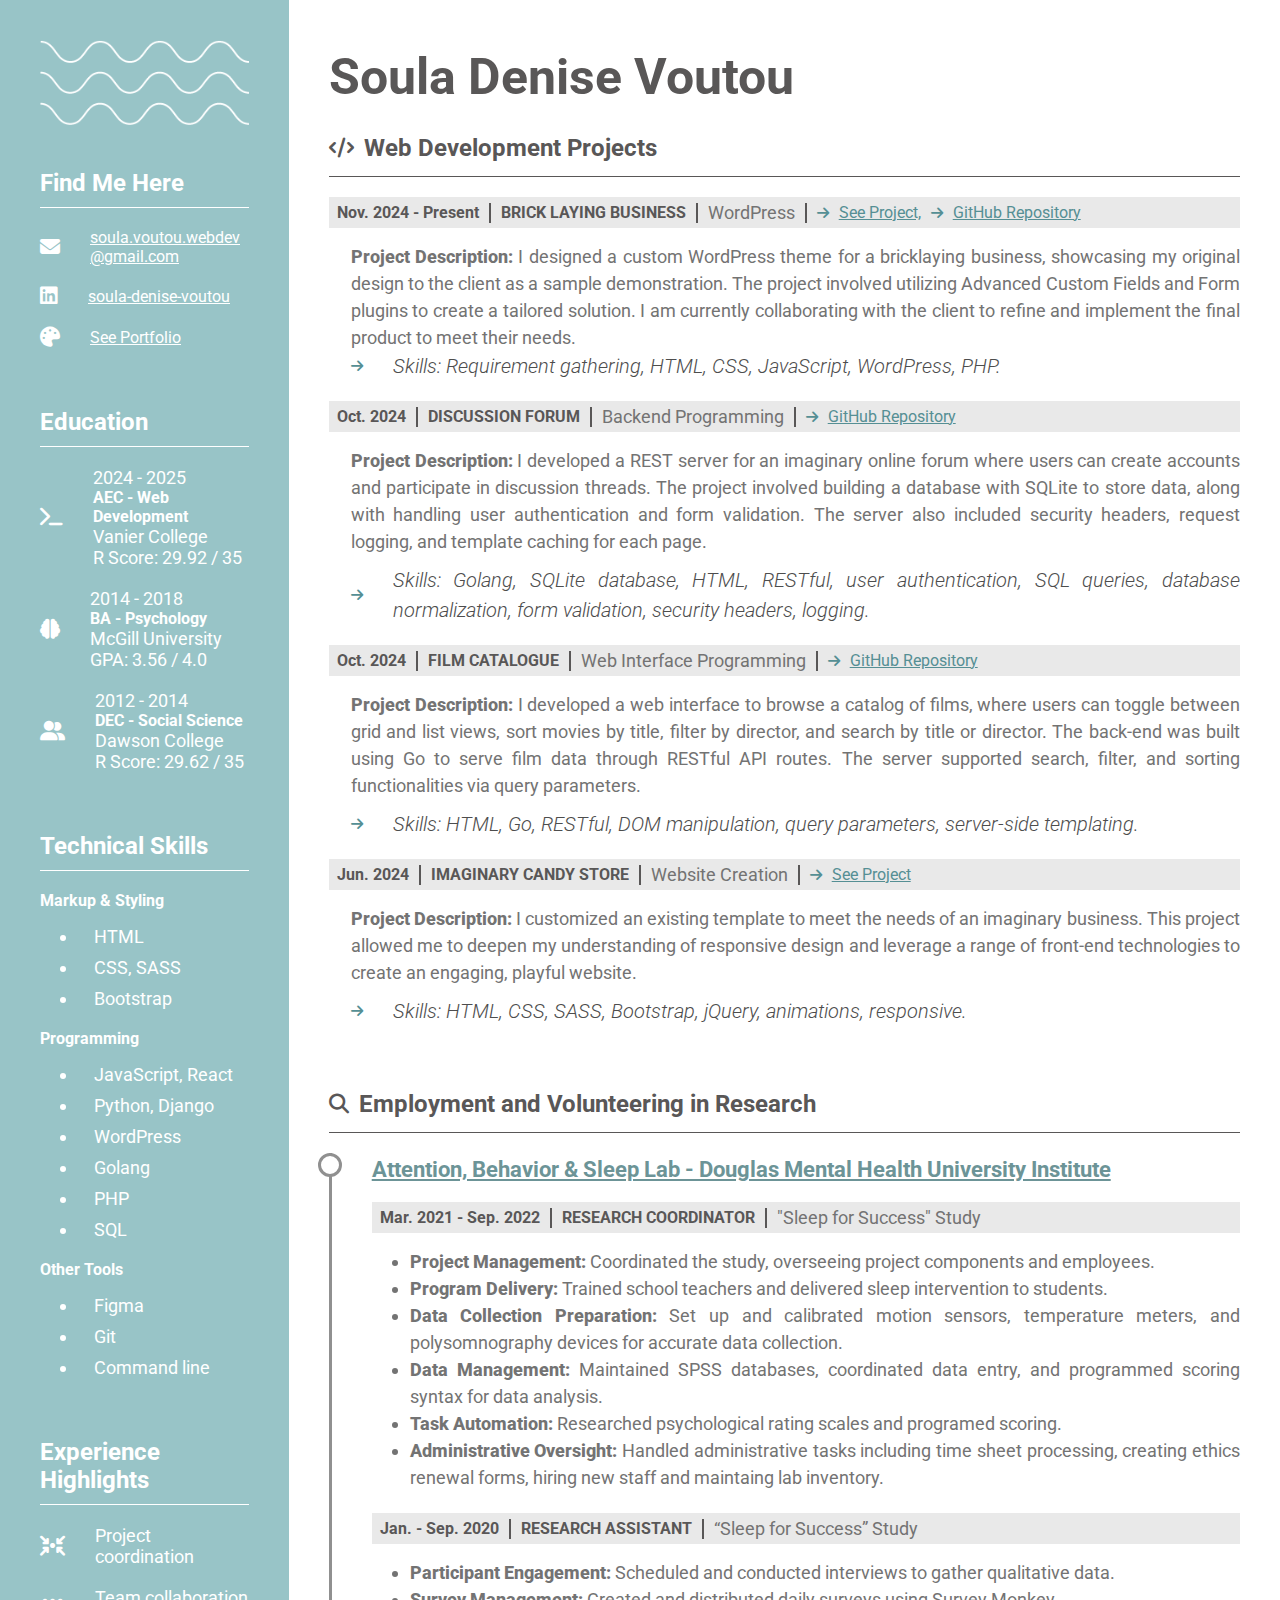
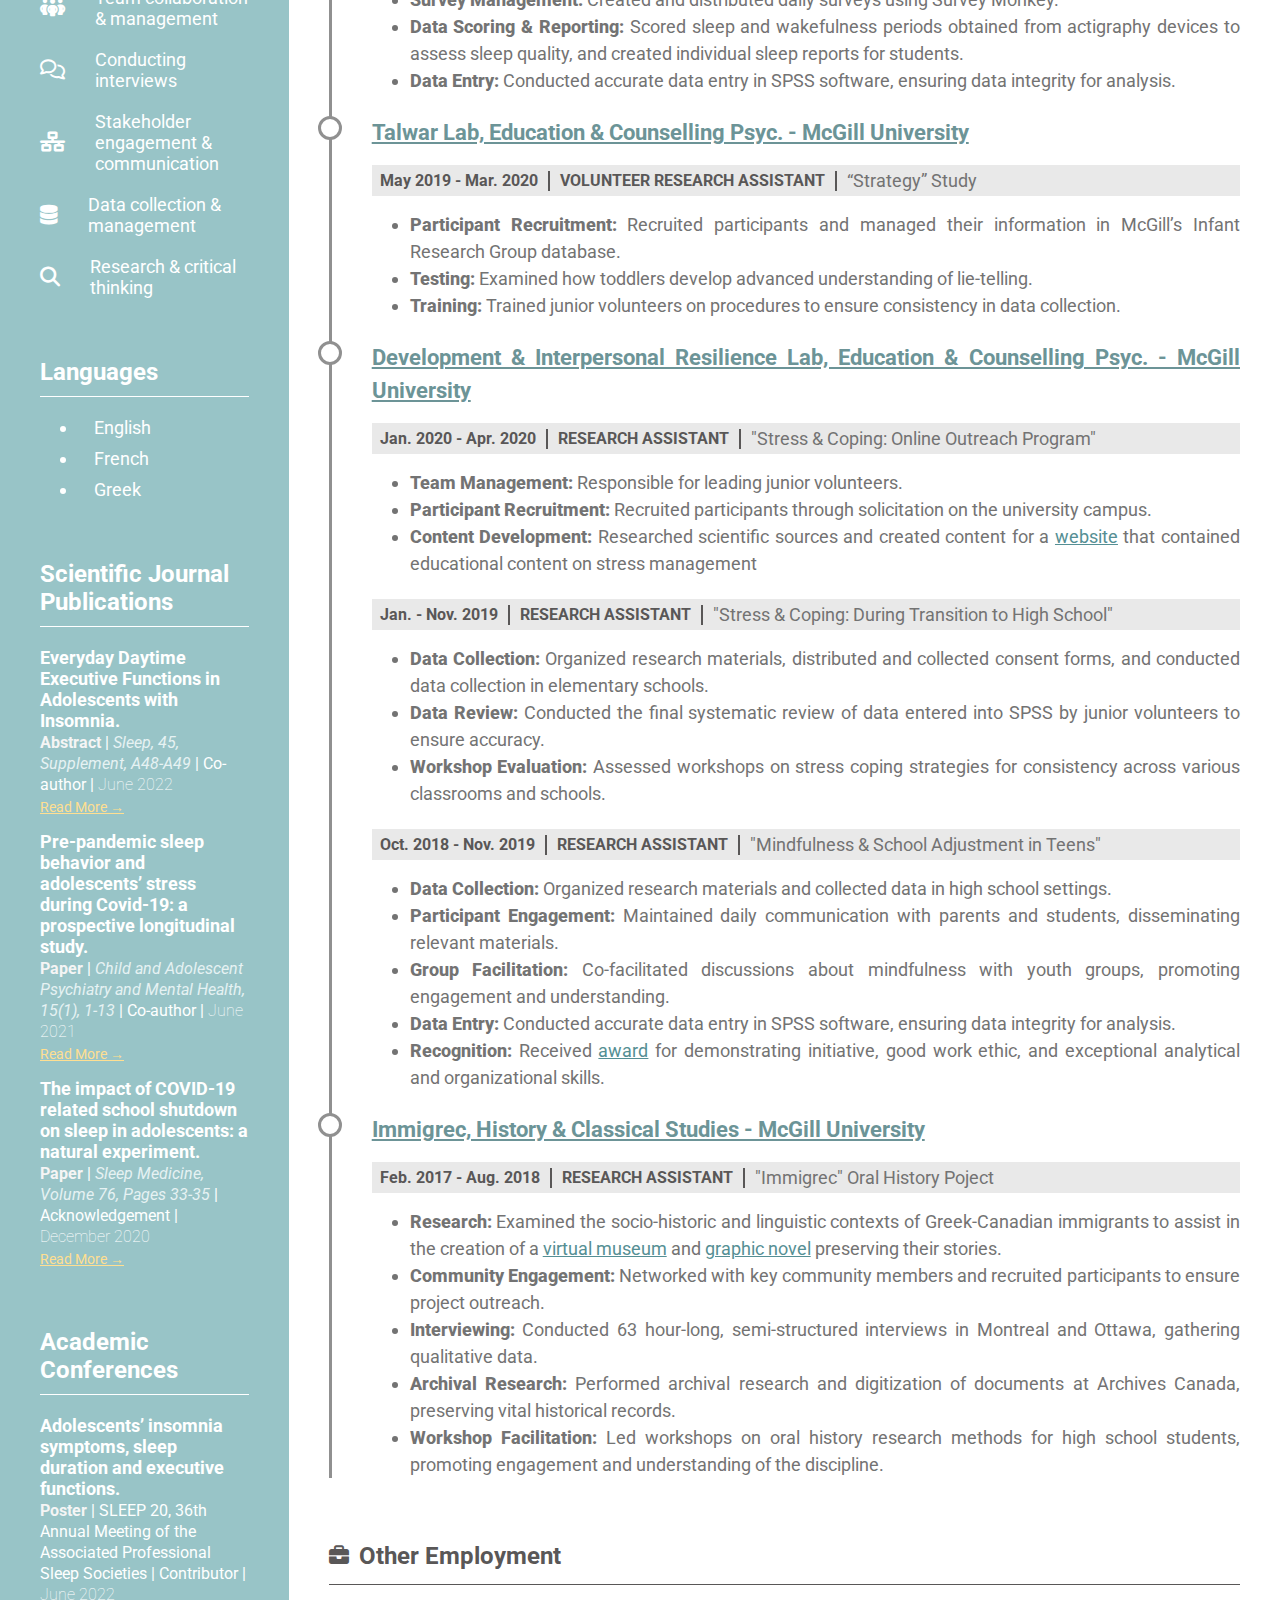
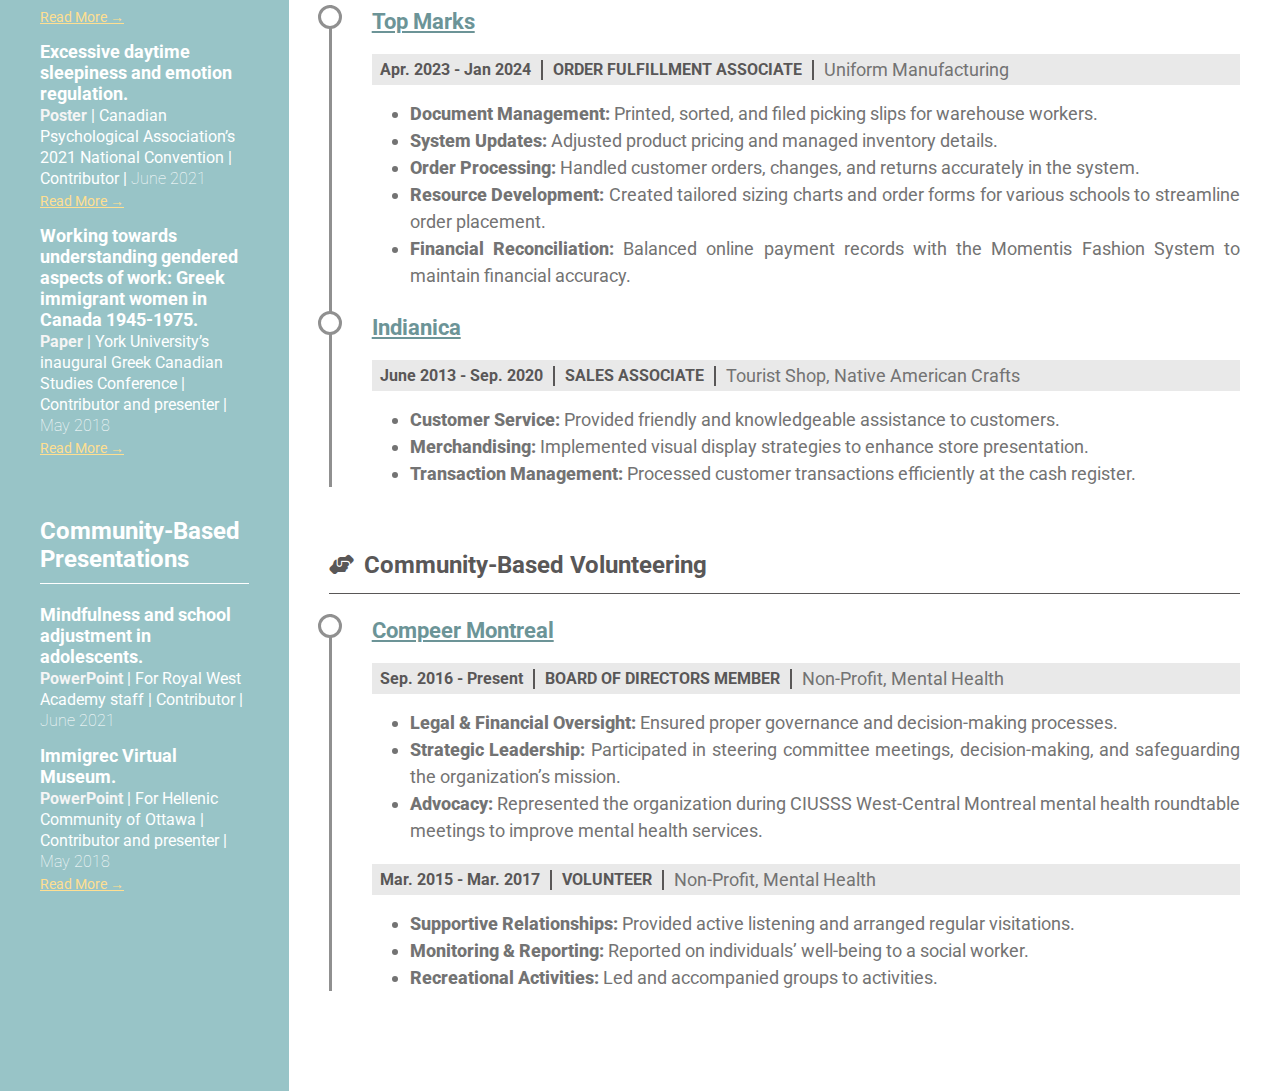
<file: cv/index.html>
<!DOCTYPE html>

<head> 
	<link rel="stylesheet" type="text/css" href="style.css">

	<link rel="preconnect" href="https://fonts.googleapis.com">
	<link rel="preconnect" href="https://fonts.gstatic.com" crossorigin>
	<link href="https://fonts.googleapis.com/css2?family=Roboto:ital,wght@0,100;0,300;0,400;0,500;0,700;0,900;1,100;1,300;1,400;1,500;1,700;1,900&display=swap" rel="stylesheet">

	<!-- FONT AWESOME -->
	<link rel="stylesheet" href="https://cdnjs.cloudflare.com/ajax/libs/font-awesome/6.7.2/css/all.min.css" integrity="sha512-Evv84Mr4kqVGRNSgIGL/F/aIDqQb7xQ2vcrdIwxfjThSH8CSR7PBEakCr51Ck+w+/U6swU2Im1vVX0SVk9ABhg==" crossorigin="anonymous" referrerpolicy="no-referrer" />

</head>

<body>

	<div class="page-parent-flex">
		
		<div class="page-left-side">

			<section class="contact">
				<div class="container">
					<img src="wave.png" class="img-decoration">
					<div class="header">
						<h2>Find Me Here</h2>
					</div>
					<hr>
					<div class="sub-parent-flex">
						<div class="icon-holder">
							<i class="fa-solid fa-envelope"></i>
						</div>
						<div class="text-holder">
							<a href="mailto:soula.voutou.webdev@gmail.com" target="_blank">soula.voutou.webdev<br>@gmail.com</a>
						</div>
					</div>
					<div class="sub-parent-flex">
						<div class="icon-holder">
							<i class="fa-brands fa-linkedin"></i>
						</div>
						<div class="text-holder">
							<a href="https://www.linkedin.com/in/soula-denise-voutou/" target="_blank">soula-denise-voutou</a>
						</div>
					</div>
					<div class="sub-parent-flex">
						<div class="icon-holder">
							<i class="fa-solid fa-palette"></i>
						</div>
						<div class="text-holder">
							<a href="https://dionysia166.github.io/Portfolio/" target="_blank">See Portfolio</a>
						</div>
					</div>
				</div>
			</section>

			<section class="education">
				<div class="container">
					<div class="header">
						<h2>Education</h2>
					</div>
					<hr>
					<div class="sub-parent-flex">
						<div class="icon-holder">
							<i class="fa-solid fa-terminal"></i>
						</div>
						<div class="text-holder">
							<p>2024 - 2025</p>
							<h5>AEC - Web Development</h5>
							<p>Vanier College</p>
							<p>R Score: 29.92 / 35</p>
						</div>
					</div>
					<div class="sub-parent-flex">
						<div class="icon-holder">
							<i class="fa-solid fa-brain"></i>
						</div>
						<div class="text-holder">
							<p>2014 - 2018</p>
							<h5>BA - Psychology</h5>
							<p>McGill University</p>
							<p>GPA: 3.56 / 4.0</p>
						</div>
					</div>
					<div class="sub-parent-flex">
						<div class="icon-holder">
							<i class="fa-solid fa-user-group"></i>
						</div>
						<div class="text-holder">
							<p>2012 - 2014</p>
							<h5>DEC - Social Science</h5>
							<p>Dawson College</p>
							<p>R Score: 29.62 / 35</p>
						</div>
					</div>
				</div>
			</section>

			<section class="technical">
				<div class="container">
					<div class="header">
						<h2>Technical Skills</h2>
					</div>
					<hr>
					
					<h3>Markup & Styling</h3>
					<ul>
						<li>HTML</li>
						<li>CSS, SASS</li>
						<li>Bootstrap</li>
					</ul>
			
					<h3>Programming</h3>
					<ul>
						<li>JavaScript, React</li>
						<li>Python, Django</li>
						<li>WordPress</li>
						<li>Golang</li>
						<li>PHP</li>
						<li>SQL</li>
					</ul>
					<h3>Other Tools</h3>
					<ul>
						<li>Figma</li>
						<li>Git</li>
						<li>Command line</li>
					</ul>
				</div>
			</section>

			<section class="experience page-break-media">
				<div class="container">
					<div class="header">
						<h2>Experience Highlights</h2>
					</div>
					<hr>
					<div class="sub-parent-flex">
						<div class="icon-holder">
							<i class="fa-solid fa-arrows-to-circle"></i>
						</div>
						<div class="text-holder">
							<p>Project coordination</p>
						</div>
					</div>
					<div class="sub-parent-flex">
						<div class="icon-holder">
							<i class="fa-solid fa-people-group"></i>
						</div>
						<div class="text-holder">
							<p>Team collaboration & management</p>
						</div>
					</div>
					<div class="sub-parent-flex">
						<div class="icon-holder">
							<i class="fa-regular fa-comments"></i>
						</div>
						<div class="text-holder">
							<p>Conducting interviews</p>
						</div>
					</div>
					<div class="sub-parent-flex">
						<div class="icon-holder">
							<i class="fa-solid fa-network-wired"></i>
						</div>
						<div class="text-holder">
							<p>Stakeholder engagement & communication</p>
						</div>
					</div>
					<div class="sub-parent-flex">
						<div class="icon-holder">
							<i class="fa-solid fa-database"></i>
						</div>
						<div class="text-holder">
							<p>Data collection & management</p>
						</div>
					</div>
					<div class="sub-parent-flex">
						<div class="icon-holder">
							<i class="fa-solid fa-magnifying-glass"></i>
						</div>
						<div class="text-holder">			
							<p>Research & critical thinking</p>
						</div>
					</div>
				</div>
			</section>
			
			<section class="languages">
				<div class="container">
					<div class="header">
						<h2>Languages</h2>
					</div>
					<hr>
					<ul>
						<li>English</li>
						<li>French</li>
						<li>Greek</li>
					</ul>
				</div>
			</section>

			<section class="publications">
				<div class="sidebar-section">
					<div class="header">
						<h2>Scientific Journal Publications</h2>
					</div>
					<hr>
					<ul class="publication-list">
						<li>
							<span class="title">Everyday Daytime Executive Functions in Adolescents with Insomnia.</span><br>
							<span class="details">
								<span class="type">Abstract</span> | 
								<span class="journal">Sleep, 45, Supplement, A48-A49</span> | 
								<span class="role">Co-author</span> | 
								<span class="date">June 2022</span>
							</span><br>
							<a href="https://academic.oup.com/sleep/article/45/Supplement_1/A48/6592261?searchresult=1" target="_blank">Read More →</a>
						</li>
						<li>
							<span class="title">Pre-pandemic sleep behavior and adolescents’ stress during Covid-19: a prospective longitudinal study.</span><br>
							<span class="details">
								<span class="type">Paper</span> | 
								<span class="journal">Child and Adolescent Psychiatry and Mental Health, 15(1), 1-13</span> | 
								<span class="role">Co-author</span> | 
								<span class="date">June 2021</span>
							</span><br>
							<a href="https://capmh.biomedcentral.com/articles/10.1186/s13034-021-00399-x" target="_blank">Read More →</a>
						</li>
						<li>
							<span class="title">The impact of COVID-19 related school shutdown on sleep in adolescents: a natural experiment.</span><br>
							<span class="details">
								<span class="type">Paper</span> | 
								<span class="journal">Sleep Medicine, Volume 76, Pages 33-35</span> | 
								<span class="role">Acknowledgement</span> | 
								<span class="date">December 2020</span>
							</span><br>
							<a href="https://www.sciencedirect.com/science/article/pii/S1389945720304184" target="_blank">Read More →</a>
						</li>
					</ul>
				</div>
			</section>

			<section class="presentations page-break-media">
				<div class="sidebar-section">
					<div class="header">
						<h2>Academic Conferences</h2>
					</div>
					<hr>
					<ul class="publication-list">
						<li>
							<span class="title">Adolescents’ insomnia symptoms, sleep duration and executive functions.</span><br>
							<span class="details">
								<span class="type">Poster</span> | 
								<span class="conference">SLEEP 20, 36th Annual Meeting of the Associated Professional Sleep Societies</span> | 
								<span class="role">Contributor</span> | 
								<span class="date">June 2022</span>
							</span><br>
							<a href="https://docs.google.com/presentation/d/1i6AL2isXK4b3tjY61TGniT7byrjef7Aw/edit?usp=drive_link&ouid=102719192005512518025&rtpof=true&sd=true" target="_blank">Read More →</a>
						</li>
						<li>
							<span class="title">Excessive daytime sleepiness and emotion regulation.</span><br>
							<span class="details">
								<span class="type">Poster</span> | 
								<span class="conference">Canadian Psychological Association’s 2021 National Convention</span> | 
								<span class="role">Contributor</span> | 
								<span class="date">June 2021</span>
							</span><br>
							<a href="https://cpa.ca/docs/File/Convention/2021/Abstract%20Book%202021%20-%20v1.1.pdf" target="_blank">Read More →</a>
						</li>
						<li>
							<span class="title">Working towards understanding gendered aspects of work: Greek immigrant women in Canada 1945-1975.</span><br>
							<span class="details">
								<span class="type">Paper</span> | 
								<span class="conference">York University’s inaugural Greek Canadian Studies Conference</span> | 
								<span class="role">Contributor and presenter</span> | 
								<span class="date">May 2018</span>
							</span><br>
							<a href="https://greekcanadianstudiesconference.wordpress.com/page/" target="_blank">Read More →</a>
						</li>
					</ul>
			</section>

			<section class="presentations">
				<div class="sidebar-section">
					<div class="header">
						<h2>Community-Based Presentations</h2>
					</div>
					<hr>
					<ul class="publication-list">
						<li>
							<span class="title">Mindfulness and school adjustment in adolescents.</span><br>
							<span class="details">
								<span class="type">PowerPoint</span> | 
								<span class="audience">For Royal West Academy staff</span> | 
								<span class="role">Contributor</span> | 
								<span class="date">June 2021</span>
							</span>
						</li>
						<li>
							<span class="title">Immigrec Virtual Museum.</span><br>
							<span class="details">
								<span class="type">PowerPoint</span> | 
								<span class="audience">For Hellenic Community of Ottawa</span> | 
								<span class="role">Contributor and presenter</span> | 
								<span class="date">May 2018</span>
							</span><br>
							<a href="https://immigrec.com/virtual-museum/" target="_blank">Read More →</a>
						</li>
					</ul>
				</div>
			</section>

		</div>

		<div class="page-right-side">

			<h1>Soula Denise Voutou</h1>

			<section class="projects">
				<div class="container">
				  <div class="header">
					<i class="fa-solid fa-code"></i>
					<h2>Web Development Projects</h2>
				  </div>
				  <hr>
			  
				  <div>
					<div class="sub-heading">
					  <div class="sub-heading-flex">
						<h6>Nov. 2024 - Present</h6>
						<hr>
						<h4>Brick Laying Business</h4>
						<hr>
						<p>WordPress</p>
						<hr>
						<i class="fa-solid fa-arrow-right project-arrow"></i>
						<a href="https://dionysia166.github.io/brick-theme-demo/" target="_blank">See Project,</a>
						<i class="fa-solid fa-arrow-right"></i>
						<a href="https://github.com/dionysia166/brick-theme-demo" target="_blank">GitHub Repository</a>
					  </div>
					</div>
					<ul>
						<p class="project-description"><span class="bold-text">Project Description:</span> I designed a custom WordPress theme for a bricklaying business, showcasing my original design to the client as a sample demonstration. The project involved utilizing Advanced Custom Fields and Form plugins to create a tailored solution. I am currently collaborating with the client to refine and implement the final product to meet their needs.</p>
					  <div class="skills-dflex">
						<i class="fa-solid fa-arrow-right"></i>
						<p class="italic-text">Skills: Requirement gathering, HTML, CSS, JavaScript, WordPress, PHP.</p>
					  </div>
					</ul>
				  </div>
			  
				  <div>
					<div class="sub-heading">
					  <div class="sub-heading-flex">
						<h6>Oct. 2024</h6>
						<hr>
						<h4>Discussion Forum</h4>
						<hr>
						<p>Backend Programming</p>
						<hr>
						<i class="fa-solid fa-arrow-right project-arrow"></i>
						<a href="https://github.com/dionysia166/imaginary-forum" target="_blank">GitHub Repository</a>
					  </div>
					</div>
					<ul>
					  <p class="project-desctiption"><span class="bold-text">Project Description: </span>I developed a REST server for an imaginary online forum where users can create accounts and participate in discussion threads. The project involved building a database with SQLite to store data, along with handling user authentication and form validation. The server also included security headers, request logging, and template caching for each page.</p>
					  <div class="skills-dflex">
						<i class="fa-solid fa-arrow-right"></i>
						<p class="italic-text">Skills: Golang, SQLite database, HTML, RESTful, user authentication, SQL queries, database normalization, form validation, security headers, logging.</p>
					  </div>
					</ul>
				  </div>
			  
				  <div>
					<div class="sub-heading">
					  <div class="sub-heading-flex">
						<h6>Oct. 2024</h6>
						<hr>
						<h4>Film Catalogue</h4>
						<hr>
						<p>Web Interface Programming</p>
						<hr>
						<i class="fa-solid fa-arrow-right project-arrow"></i>
						<a href="https://github.com/dionysia166/film-catalogue">GitHub Repository</a>
					  </div>
					</div>
					<ul>
					  <p class="project-desctiption"><span class="bold-text">Project Description: </span>I developed a web interface to browse a catalog of films, where users can toggle between grid and list views, sort movies by title, filter by director, and search by title or director. The back-end was built using Go to serve film data through RESTful API routes. The server supported search, filter, and sorting functionalities via query parameters.</p>
					  <div class="skills-dflex">
						<i class="fa-solid fa-arrow-right"></i>
						<p class="italic-text">Skills: HTML, Go, RESTful, DOM manipulation, query parameters, server-side templating.</p>
					  </div>
					</ul>
				  </div>
			  
				  <div>
					<div class="sub-heading">
					  <div class="sub-heading-flex">
						<h6>Jun. 2024</h6>
						<hr>
						<h4>Imaginary Candy Store</h4>
						<hr>
						<p>Website Creation</p>
						<hr>
						<i class="fa-solid fa-arrow-right project-arrow"></i>
						<a href="https://dionysia166.github.io/Portfolio/webcreation2/" target="_blank">See Project</a>
					  </div>
					</div>
					<ul>
					  <p class="project-desctiption"><span class="bold-text">Project Description: </span>I customized an existing template to meet the needs of an imaginary business. This project allowed me to deepen my understanding of responsive design and leverage a range of front-end technologies to create an engaging, playful website.</p>
					  <div class="skills-dflex">
						<i class="fa-solid fa-arrow-right"></i>
						<p class="italic-text">Skills: HTML, CSS, SASS, Bootstrap, jQuery, animations, responsive.</p>
					  </div>
					</ul>
				  </div>
				</div>
			</section>
			  
			<section class="employment">

				<div class="container">

					<div class="header">
						<i class="fa-solid fa-magnifying-glass"></i>
						<h2>Employment and Volunteering in Research</h2>
					</div>
					<hr>
					
					<div class="work-timeline">

						<div class="job-card">
							<h3>Attention, Behavior & Sleep Lab - Douglas Mental Health University Institute</h3>

							<div class="job-desc">
								<div class="sub-heading">
									<div class="sub-heading-flex">
										<h6>Mar. 2021 - Sep. 2022</h6>
										<hr>
										<h4>Research Coordinator</h4>
										<hr>
										<p>"Sleep for Success" Study</p>
									</div>
								</div>
								<ul>
									<li>
										<span class="bold-text">Project Management:</span> Coordinated the study, overseeing project components and employees.
									</li>
									<li>
										<span class="bold-text">Program Delivery:</span> Trained school teachers and delivered sleep intervention to students.
									</li>
									<li>
										<span class="bold-text">Data Collection Preparation:</span> Set up and calibrated motion sensors, temperature meters, and polysomnography devices for accurate data collection.
									</li>
									<li>
										<span class="bold-text">Data Management:</span> Maintained SPSS databases, coordinated data entry, and programmed scoring syntax for data analysis.
									</li>
									<li>
										<span class="bold-text">Task Automation:</span> Researched psychological rating scales and programed scoring.
									</li>
									<li>
										<span class="bold-text">Administrative Oversight:</span> Handled administrative tasks including time sheet processing, creating ethics renewal forms, hiring new staff and maintaing lab inventory.
									</li>
								</ul>
							</div>

							<div class="job-desc page-break-media">
								<div class="sub-heading">
									<div class="sub-heading-flex">
										<h6>Jan. - Sep. 2020</h6>
										<hr>
										<h4>Research Assistant</h4>
										<hr>
										<p>“Sleep for Success” Study</p>
									</div>
								</div>						
								<ul>
									<li>
										<span class="bold-text">Participant Engagement:</span> Scheduled and conducted interviews to gather qualitative data.
									</li>
									<li>
										<span class="bold-text">Survey Management:</span> Created and distributed daily surveys using Survey Monkey.
									</li>
									<li>
										<span class="bold-text">Data Scoring & Reporting:</span> Scored sleep and wakefulness periods obtained from actigraphy devices to assess sleep quality, and created individual sleep reports for students. 
									</li>
									<li>
										<span class="bold-text">Data Entry:</span> Conducted accurate data entry in SPSS software, ensuring data integrity for analysis.
									</li>
								</ul>
							</div>
						</div>

						<div class="media-margin"></div>

						<div class="job-card">
							<h3>Talwar Lab, Education & Counselling Psyc. - McGill University</h3>
							
							<div class="job-desc">
								<div class="sub-heading">
									<div class="sub-heading-flex">
										<h6>May 2019 - Mar. 2020</h6>
										<hr>
										<h4>Volunteer Research Assistant</h4>
										<hr>
										<p>“Strategy” Study</p>

									</div>
								</div>				
								<ul>
									<li><span class="bold-text">Participant Recruitment:</span> Recruited participants and managed their information in McGill’s Infant Research Group database.</li>
									<li><span class="bold-text">Testing:</span> Examined how toddlers develop advanced understanding of lie-telling.</li>
									<li><span class="bold-text">Training:</span> Trained junior volunteers on procedures to ensure consistency in data collection.</li>
								</ul>
							</div>
						</div>

						<div class="job-card">
							<h3>Development & Interpersonal Resilience Lab, Education & Counselling Psyc. - McGill University </h3>

							<div class="job-desc" >
								<div class="sub-heading">
									<div class="sub-heading-flex">
										<h6>Jan. 2020 - Apr. 2020</h6>
										<hr>
										<h4>Research Assistant</h4>
										<hr>
										<p>"Stress & Coping: Online Outreach Program"</p>
									</div>
								</div>
								<ul>
									<li><span class="bold-text">Team Management:</span> Responsible for leading junior volunteers.</li>
									<li><span class="bold-text">Participant Recruitment:</span> Recruited participants through solicitation on the university campus.</li>
									<li><span class="bold-text">Content Development:</span> Researched scientific sources and created content for a <a href="https://lauriannebastien.wixsite.com/spor2" target="_blank">website</a> that contained educational content on stress management</li>
								</ul>
							</div>

							<div class="job-desc">
								<div class="sub-heading">
									<div class="sub-heading-flex">
										<h6>Jan. - Nov. 2019</h6>
										<hr>
										<h4>Research Assistant</h4>
										<hr>
										<p>"Stress & Coping: During Transition to High School"</p>
									</div>
								</div>							
								<ul>
									<li><span class="bold-text">Data Collection:</span> Organized research materials, distributed and collected consent forms, and conducted data collection in elementary schools.</li>
									<li><span class="bold-text">Data Review:</span> Conducted the final systematic review of data entered into SPSS by junior volunteers to ensure accuracy.</li>
									<li><span class="bold-text">Workshop Evaluation:</span> Assessed workshops on stress coping strategies for consistency across various classrooms and schools.</li>
								</ul>
							</div>

							<div class="job-desc">
								<div class="sub-heading">
									<div class="sub-heading-flex">
										<h6>Oct. 2018 - Nov. 2019</h6>
										<hr>
										<h4>Research Assistant</h4>
										<hr>
										<p>"Mindfulness & School Adjustment in Teens"</p>
									</div>
								</div>							
								<ul>
									<li><span class="bold-text">Data Collection:</span> Organized research materials and collected data in high school settings.</li>
									<li><span class="bold-text">Participant Engagement:</span> Maintained daily communication with parents and students, disseminating relevant materials.</li>
									<li><span class="bold-text">Group Facilitation:</span> Co-facilitated discussions about mindfulness with youth groups, promoting engagement and understanding.</li>
									<li><span class="bold-text">Data Entry:</span> Conducted accurate data entry in SPSS software, ensuring data integrity for analysis.</li>
									<li><span class="bold-text">Recognition:</span> Received <a href="https://mcgill877.rssing.com/chan-58391198/latest-article1.php" target ="_blank">award</a> for demonstrating initiative, good work ethic, and exceptional analytical and organizational skills.</li>
								</ul>
							</div>
						</div>

						<div class="job-card">
							<h3 class="">Immigrec, History & Classical Studies - McGill University</h3>

							<div class="job-desc">
								<div class="sub-heading">
									<div class="sub-heading-flex">
										<h6>Feb. 2017 - Aug. 2018</h6>
										<hr>
										<h4>Research Assistant</h4>
										<hr>
										<p>"Immigrec" Oral History Poject</p>
									</div>
								</div>
								
								<ul>
									<li><span class="bold-text">Research:</span> Examined the socio-historic and linguistic contexts of Greek-Canadian immigrants to assist in the creation of a <a href="https://virtual.immigrec.com/en#/start/immigration-and-language-in-canada" target="_blank">virtual museum</a> and <a href="https://graphicnovel.immigrec.com/" target="_blank">graphic novel</a> preserving their stories.</li>
									<li><span class="bold-text">Community Engagement:</span> Networked with key community members and recruited participants to ensure project outreach.</li>
									<li class="page-break-media"><span class="bold-text">Interviewing:</span> Conducted 63 hour-long, semi-structured interviews in Montreal and Ottawa, gathering qualitative data.</li>
									<li><span class="bold-text">Archival Research:</span> Performed archival research and digitization of documents at Archives Canada, preserving vital historical records.</li>
									<li><span class="bold-text">Workshop Facilitation:</span> Led workshops on oral history research methods for high school students, promoting engagement and understanding of the discipline.</li>
								</ul>
							</div>
						</div>
					</div>
				</div>
			</section>

			<section class="other-employment">
				<div class="container">

					<div class="header">
						<i class="fa-solid fa-briefcase"></i>
						<h2>Other Employment</h2>
					</div>
					<hr>

					<div class="work-timeline">
						<div class="job-card">
							<h3>Top Marks</h3>
							
							<div class="job-desc">
								<div class="sub-heading">
									<div class="sub-heading-flex">
										<h6>Apr. 2023 - Jan 2024</h6>
										<hr>
										<h4>Order Fulfillment Associate</h4>
										<hr>
										<p>Uniform Manufacturing</p>
									</div>
								</div>
								<ul>
									<li><span class="bold-text">Document Management:</span> Printed, sorted, and filed picking slips for warehouse workers.</li>
									<li><span class="bold-text">System Updates:</span> Adjusted product pricing and managed inventory details.</li>
									<li><span class="bold-text">Order Processing:</span> Handled customer orders, changes, and returns accurately in the system.</li>
									<li><span class="bold-text">Resource Development:</span> Created tailored sizing charts and order forms for various schools to streamline order placement.</li>
									<li><span class="bold-text">Financial Reconciliation:</span> Balanced online payment records with the Momentis Fashion System to maintain financial accuracy.</li>
								</ul>
							</div>
						</div>
					
						<div class="job-card">
							<h3>Indianica</h3>

							<div class="job-desc">
								<div class="sub-heading">
									<div class="sub-heading-flex">
										<h6>June 2013 - Sep. 2020</h6>
										<hr>
										<h4>Sales Associate</h4>
										<hr>
										<p>Tourist Shop, Native American Crafts</p>
									</div>
								</div>

								<ul>
									<li><span class="bold-text">Customer Service:</span> Provided friendly and knowledgeable assistance to customers.</li>
									<li><span class="bold-text">Merchandising:</span> Implemented visual display strategies to enhance store presentation.</li>
									<li><span class="bold-text">Transaction Management:</span> Processed customer transactions efficiently at the cash register.</li>
								</ul>
							</div>
						</div>

					</div>

				</div>
			</section>

			<section class="volunteer">
				<div class="container">

					<div class="header">
						<i class="fa-solid fa-handshake-angle"></i>
						<h2>Community-Based Volunteering</h2>
					</div>
					<hr>
					
					<div class="work-timeline">
						<div class="job-card">
							<h3>Compeer Montreal</h3>
							<div class="sub-heading">
								<div class="sub-heading-flex">
									<h6>Sep. 2016 - Present</h6>
									<hr>
									<h4>Board of Directors Member</h4>
									<hr>
									<p>Non-Profit, Mental Health</p>
								</div>
							</div>
							<ul>
								<li><span class="bold-text">Legal & Financial Oversight:</span> Ensured proper governance and decision-making processes.</li>
								<li><span class="bold-text">Strategic Leadership:</span> Participated in steering committee meetings, decision-making, and safeguarding the organization’s mission.</li>
								<li><span class="bold-text">Advocacy:</span> Represented the organization during CIUSSS West-Central Montreal mental health roundtable meetings to improve mental health services.</li>
							</ul>
							<div class="sub-heading">
								<div class="sub-heading-flex">
									<h6>Mar. 2015 - Mar. 2017</h6>
									<hr>
									<h4>Volunteer</h4>
									<hr>
									<p>Non-Profit, Mental Health</p>
								</div>
							</div>
							<ul>
								<li><span class="bold-text">Supportive Relationships:</span> Provided active listening and arranged regular visitations.</li>
								<li><span class="bold-text">Monitoring & Reporting:</span> Reported on individuals’ well-being to a social worker.</li>
								<li><span class="bold-text">Recreational Activities:</span> Led and accompanied groups to activities.</li>
							</ul>
						</div>
					</div>
				</div>
			</section>

		</div>
	</div>

</body>
</file>
<file: cv/style.css>
* {
	padding: 0;
	margin: 0;
	box-sizing: border-box;
/*	border: none !important;*/
}

/*	GENERAL */

body {
	font-family: "Roboto", sans-serif;
}

section{
	margin-bottom: 60px;
}

h1 {
	color: #595757;
	font-size: 50px;
	margin-bottom: 15px;
	text-align: left;
}

h3 {
	color: #6C9497;
	text-decoration: underline;
	margin-bottom: 15px;
	padding-bottom: 1px;
	font-size: 22px;
}

h4 {
	color: #595757;
	text-transform: uppercase;
	font-size: 16px;
}

h5 {
	color: #fff;
	font-size: 16px;
}

h6 {
	font-size: 16px;
	color: #595757;
}

ul {
	padding-left: 22px;
}

li {
	color: #737373;

	margin-left: 16px;
}

ul li:last-child {
	margin-bottom: 20px;
}

i {
	font-size: 20px;
}

hr {
	height: 1px;
	margin-left: auto;
	margin-right: auto;
	border: none;
	margin-bottom: 20px;
}

a {
	color:#558f94;
}

p, 
li {
	font-size: 18px;
}
/* REUSABLE ELEMENTS*/

.button {
	background-color: #98c4c7;
	color: #fff;
	text-decoration: none;
	font-size: 16px;
	font-weight: 600;
	padding: 10px 20px;
	display: inline-block;
	border-radius: 5px;
	transition: 0.4s;
	margin-bottom: 20px;
	text-align: center;
}

.button:hover {
	background-color: #6C9497;
	text-decoration: underline;
}

.container {
	margin-left: auto;
	margin-right: auto;
	/* max-width: 800px; */
 	/* border: 1px dashed blue; */
}

.page-parent-flex {
	display: flex;
/*  border: 1px dashed black;*/
} 

.header {
	display: flex;
	gap: 10px;
	align-items: center;
	margin-bottom: 10px;
}

.header i{
	color: #595757
}

/* LEFT SIDE OF PAGE */ 

.page-left-side {
	background-color: #98c4c7;
	padding: 40px;
	width: 300px;
}

.page-left-side h2 {
	color: #fff;
}

.page-left-side p {
	color: #fff;
}

.page-left-side a{
	color: #ffffff;
}

.sub-parent-flex {
	display: flex;
	gap: 30px;
	align-items: center;
	margin-bottom: 20px;
}    

.img-decoration {
	height: 85px;
	margin-bottom: 40px;
}

.img-holder {
	align-content: center;
}

.icon {
	height: 24px;
}

.page-left-side hr {
	background-color: #fff;
}

.page-left-side i {
	color: #ffffff;
}

.page-left-side li {
	color: #fff;
	padding-left: 16px;
	margin-left: 16px;
	margin-bottom: 10px;
}

.technical h3 {
	color: #fff;
	text-decoration: none;
	font-size: 16px;
}

/* publications and presentations */

.presentations h3 {
	color: #ffffff;
}

.publication-list {
    list-style: none;
    padding: 0;
    margin: 0;
}

.publication-list li {
    margin-bottom: 15px;
	padding-left: 0;
    margin-left: 0;
    text-indent: 0;
}

.publication-list li:last-child {
    margin-bottom: 40px;
}

.publication-list .title {
    font-weight: bold;
    font-size: 18px;
    color: #ffffff;
}

.publication-list .details {
    font-size: 16px;
    color: #feffff;
}

.publication-list .details .type {
    font-weight: bold;
    color: rgb(245, 245, 245);
}

.publication-list .details .journal {
    font-style: italic;
    color: #e6f2f3;
}

.publication-list .details .contributors {
    color: #b0c4c5;
}

.publication-list .details .role {
    color: #feffff;
}

.publication-list .details .date {
    font-weight: lighter;
    color: #ffffff;
}

.publication-list a {
    display: inline-block;
    font-size: 0.875rem;
    color: #ffdf91;
    margin-top: 5px;
}

.publication-list a:hover {
    text-decoration: underline;
    color: #ffebc0;
}

/* RIGHT SIDE OF PAGE */

/* timeline */
.work-timeline{
	border-left: 3px solid #909090;
	padding-left: 40px;
}
.job-card:before{
	position: absolute;
	content: '';
	width: 18px;
	height: 18px;
	border-radius: 50%;
	border: 3px solid #909090;
	background-color: #ffffff;
	left: -54px;
}
.job-card{
	position: relative;
}

/* content */
.page-right-side {
	padding: 40px;
	line-height: 1.5;
	text-align: justify;
}

.job-desc {
	margin-bottom: 22px;
}

.sub-heading {
	background-color: #e9e9e9;
	padding: 2px 8px;
	margin-bottom: 15px;
}

.sub-heading-flex{
	display: flex;
	gap: 10px;
	align-items: center
}

.sub-heading hr{
	height: 20px;
	width: 2px;
	color:#595757;
	margin: 0;
}

.page-right-side h2 {
	color: #595757;
}

.page-right-side p {
	color: #737373;
}

.page-right-side hr {
	background-color: #595757;
}

/* .page-right-side i {
	color: #595757;
	height: 1;
} */

.fa-arrow-right{
	color: #558f94;
	font-size: 14px;
}


/* projects */

.skills-dflex{
	display: flex;
	gap: 30px;
	align-items: center;
	margin-bottom: 20px;
}

.bold-text {
	font-weight: 800;
}

.skills-dflex p{
	font-style: italic;
	font-weight: 300;
	font-size: 20px;
	color: #4d4d4d;
}

.project-desctiption{
	margin-bottom: 10px;
}

@media screen and (max-width: 992px) {
	.page-parent-flex {
		flex-direction: column;
	} 

	.page-left-side {
		width: 100%;
	}
	
}

@media print {

    .page-break-media {
        page-break-before: always;
        padding-top: 50px;
    }

	.media-margin {
		margin-bottom: 20px;
	}
}
</file>
